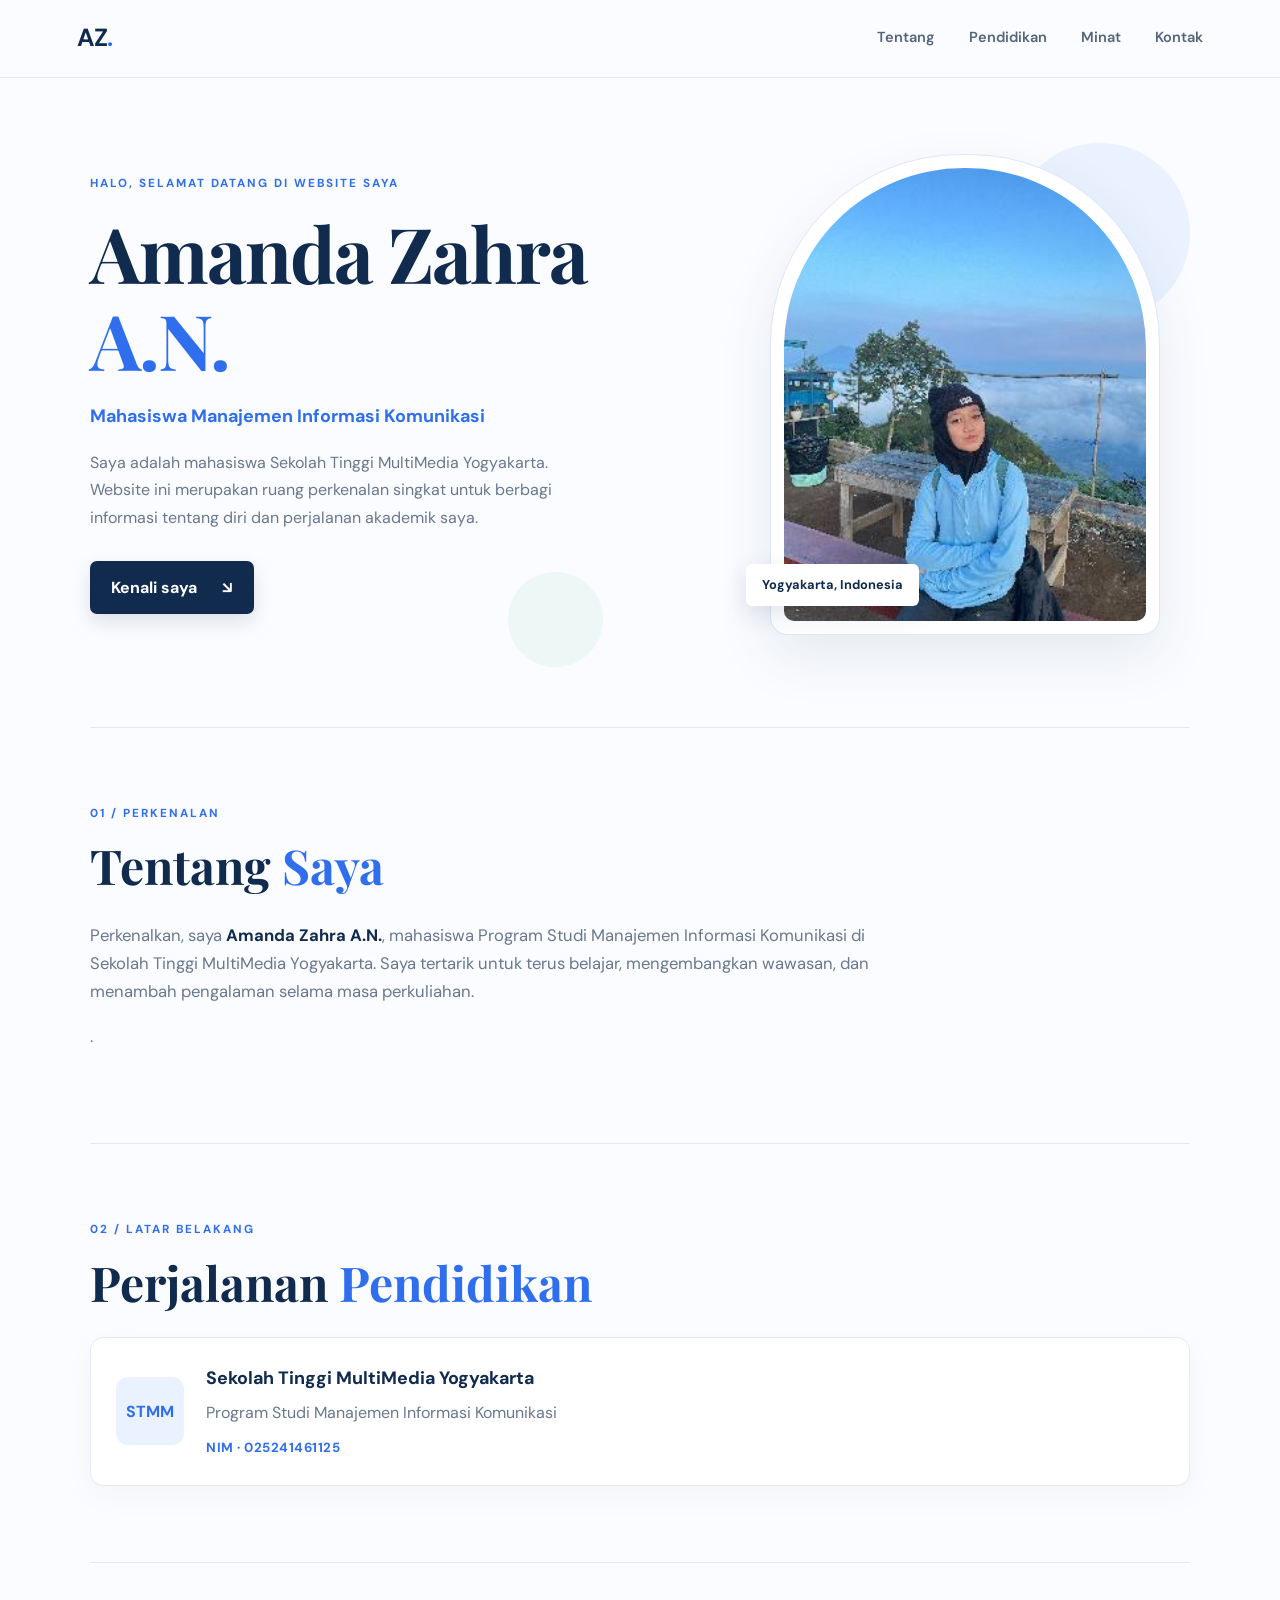
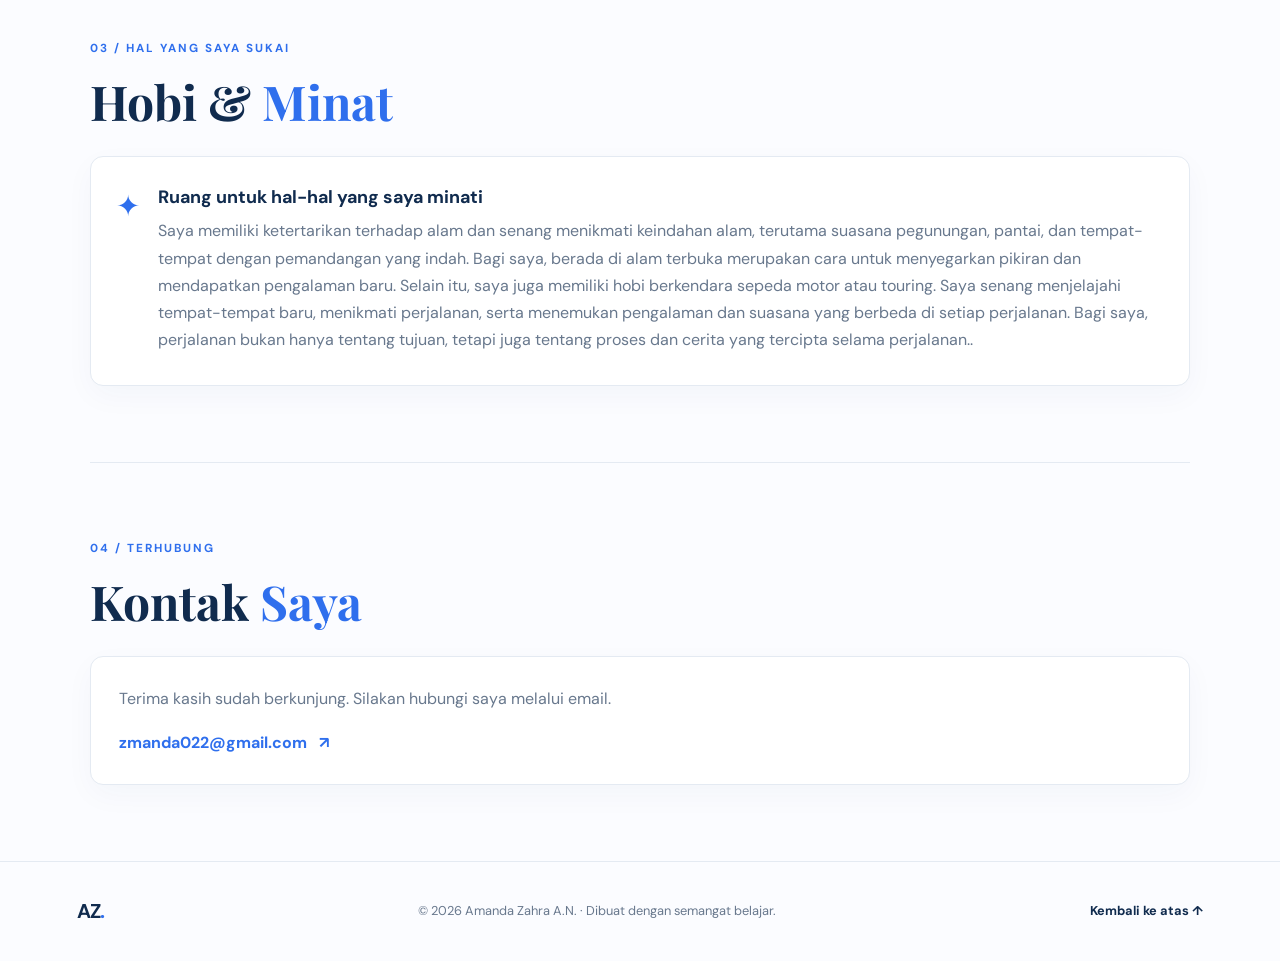
<file: index.html>
<!DOCTYPE html>
<html lang="id">
<head>
  <meta charset="UTF-8">
  <meta name="viewport" content="width=device-width, initial-scale=1.0">
  <meta name="description" content="Website profil pribadi Amanda Zahra A.N., mahasiswa Manajemen Informasi Komunikasi.">
  <meta name="theme-color" content="#102b4e">
  <title>Amanda Zahra A.N. | Profil Pribadi</title>
  <link rel="preconnect" href="https://fonts.googleapis.com">
  <link rel="preconnect" href="https://fonts.gstatic.com" crossorigin>
  <link href="https://fonts.googleapis.com/css2?family=DM+Sans:wght@400;500;600;700&family=Playfair+Display:wght@600;700&display=swap" rel="stylesheet">
  <link rel="stylesheet" href="style.css">
</head>
<body>
  <header class="site-header">
    <a class="brand" href="#beranda" aria-label="Amanda, kembali ke beranda">AZ<span>.</span></a>
    <nav aria-label="Navigasi utama">
      <a href="#tentang">Tentang</a>
      <a href="#pendidikan">Pendidikan</a>
      <a href="#minat">Minat</a>
      <a href="#kontak">Kontak</a>
    </nav>
  </header>

  <main>
    <section class="hero section-wrap" id="beranda">
      <div class="hero-copy">
        <p class="eyebrow">HALO, SELAMAT DATANG DI WEBSITE SAYA</p>
        <h1>Amanda Zahra <span>A.N.</span></h1>
        <p class="hero-role">Mahasiswa Manajemen Informasi Komunikasi</p>
        <p class="hero-intro">Saya adalah mahasiswa Sekolah Tinggi MultiMedia Yogyakarta. Website ini merupakan ruang perkenalan singkat untuk berbagi informasi tentang diri dan perjalanan akademik saya.</p>
        <a class="button" href="#tentang">Kenali saya <span aria-hidden="true">↘</span></a>
      </div>
      <div class="portrait-frame">
        <img src="assets/amanda.jpg" alt="Foto profil Amanda Zahra A.N.">
        <div class="portrait-caption">Yogyakarta, Indonesia</div>
      </div>
      <span class="decor decor-one" aria-hidden="true"></span>
      <span class="decor decor-two" aria-hidden="true"></span>
    </section>

    <section class="about section-wrap" id="tentang">
      <div class="section-heading">
        <p class="eyebrow">01 / PERKENALAN</p>
        <h2>Tentang <span>Saya</span></h2>
      </div>
      <div class="about-content">
        <p>Perkenalkan, saya <strong>Amanda Zahra A.N.</strong>, mahasiswa Program Studi Manajemen Informasi Komunikasi di Sekolah Tinggi MultiMedia Yogyakarta. Saya tertarik untuk terus belajar, mengembangkan wawasan, dan menambah pengalaman selama masa perkuliahan.</p>
        <p>.</p>
      </div>
    </section>

    <section class="education section-wrap" id="pendidikan">
      <div class="section-heading">
        <p class="eyebrow">02 / LATAR BELAKANG</p>
        <h2>Perjalanan <span>Pendidikan</span></h2>
      </div>
      <article class="education-card">
        <div class="education-mark">STMM</div>
        <div>
          <h3>Sekolah Tinggi MultiMedia Yogyakarta</h3>
          <p>Program Studi Manajemen Informasi Komunikasi</p>
          <span class="student-id">NIM · 025241461125</span>
        </div>
      </article>
    </section>

    <section class="interests section-wrap" id="minat">
      <div class="section-heading">
        <p class="eyebrow">03 / HAL YANG SAYA SUKAI</p>
        <h2>Hobi &amp; <span>Minat</span></h2>
      </div>
      <div class="interest-note">
        <span class="interest-icon" aria-hidden="true">✦</span>
        <div>
          <h3>Ruang untuk hal-hal yang saya minati</h3>
          <p>Saya memiliki ketertarikan terhadap alam dan senang menikmati keindahan alam, terutama suasana pegunungan, pantai, dan tempat-tempat dengan pemandangan yang indah. Bagi saya, berada di alam terbuka merupakan cara untuk menyegarkan pikiran dan mendapatkan pengalaman baru.

Selain itu, saya juga memiliki hobi berkendara sepeda motor atau touring. Saya senang menjelajahi tempat-tempat baru, menikmati perjalanan, serta menemukan pengalaman dan suasana yang berbeda di setiap perjalanan. Bagi saya, perjalanan bukan hanya tentang tujuan, tetapi juga tentang proses dan cerita yang tercipta selama perjalanan..</p>
        </div>
      </div>
    </section>

    <section class="contact section-wrap" id="kontak">
      <div class="section-heading">
        <p class="eyebrow">04 / TERHUBUNG</p>
        <h2>Kontak <span>Saya</span></h2>
      </div>
      <div class="contact-card">
        <p>Terima kasih sudah berkunjung. Silakan hubungi saya melalui email.</p>
        <a class="email-link" href="mailto:zmanda022@gmail.com">zmanda022@gmail.com <span aria-hidden="true">↗</span></a>
      </div>
    </section>
  </main>

  <footer>
    <a class="brand footer-brand" href="#beranda">AZ<span>.</span></a>
    <p>© <span id="year"></span> Amanda Zahra A.N. · Dibuat dengan semangat belajar.</p>
    <a href="#beranda" class="back-top">Kembali ke atas ↑</a>
  </footer>
  <script src="script.js"></script>
</body>
</html>
</file>
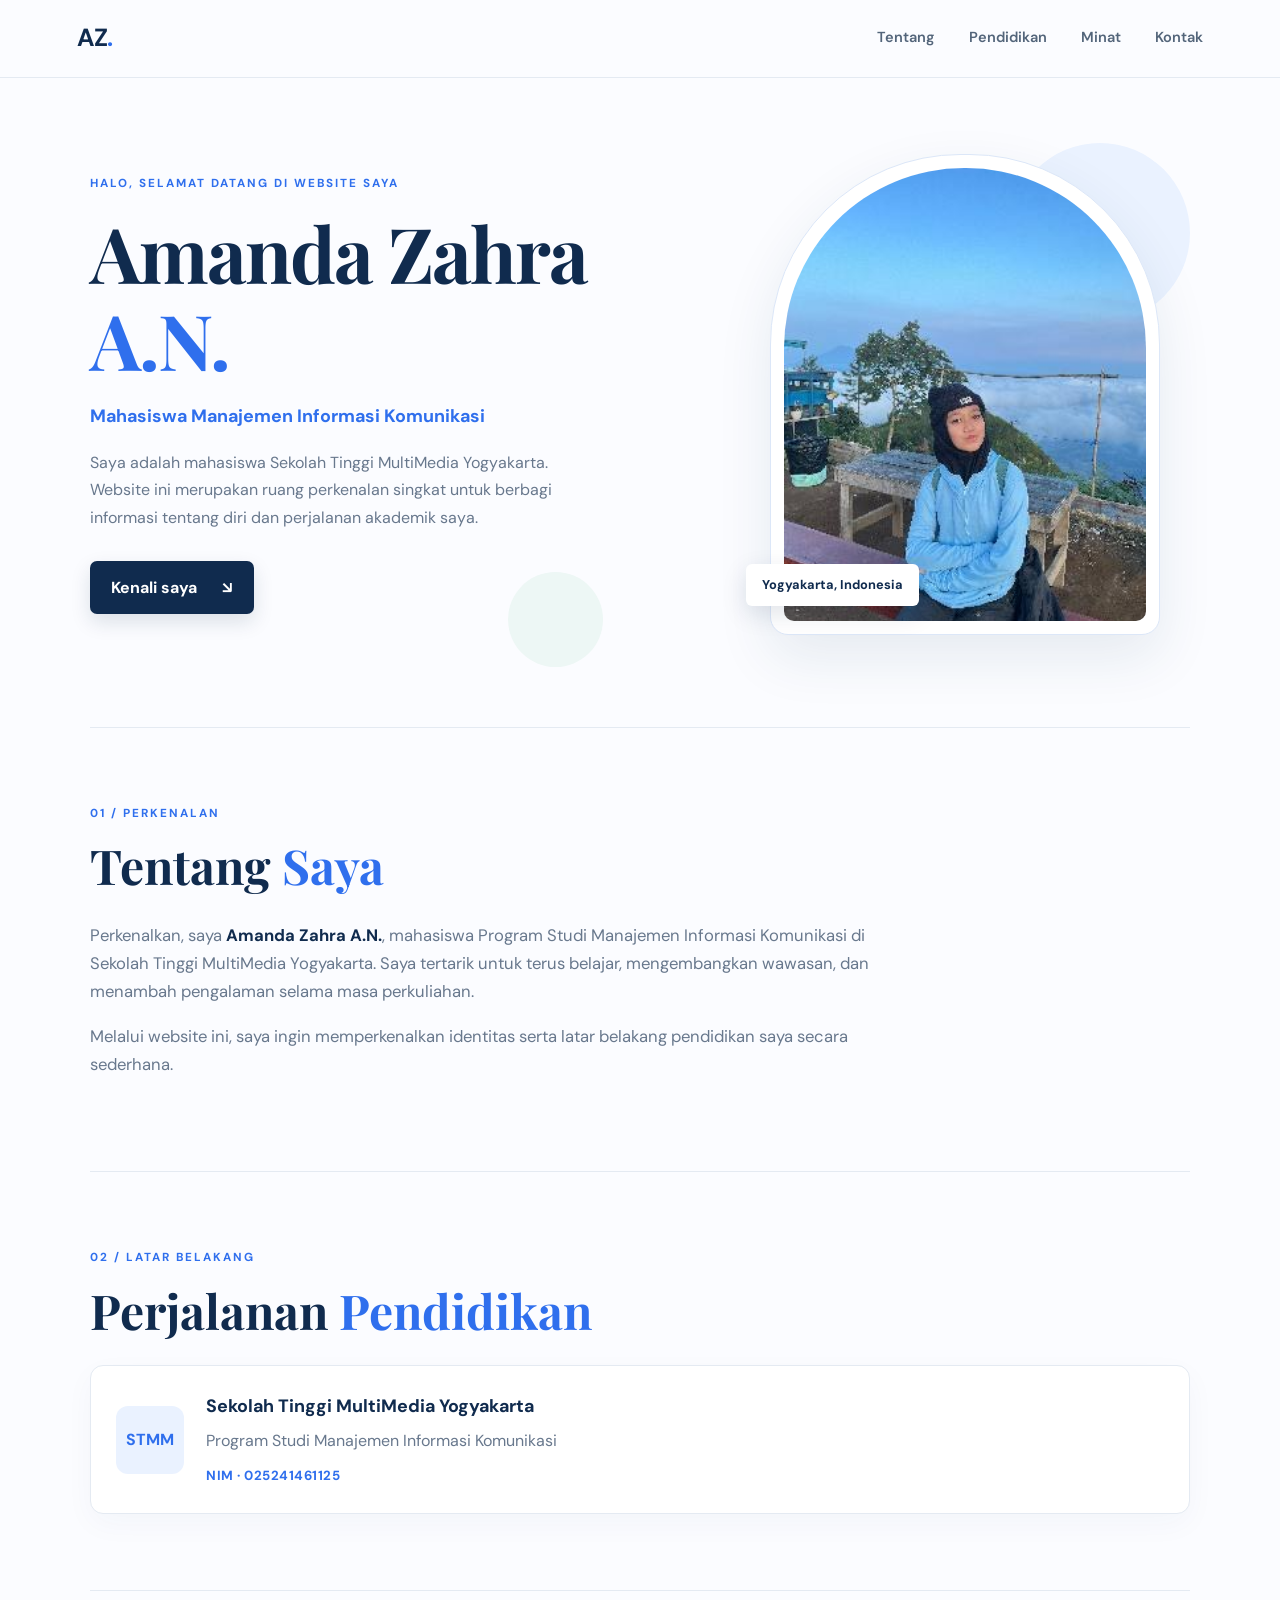
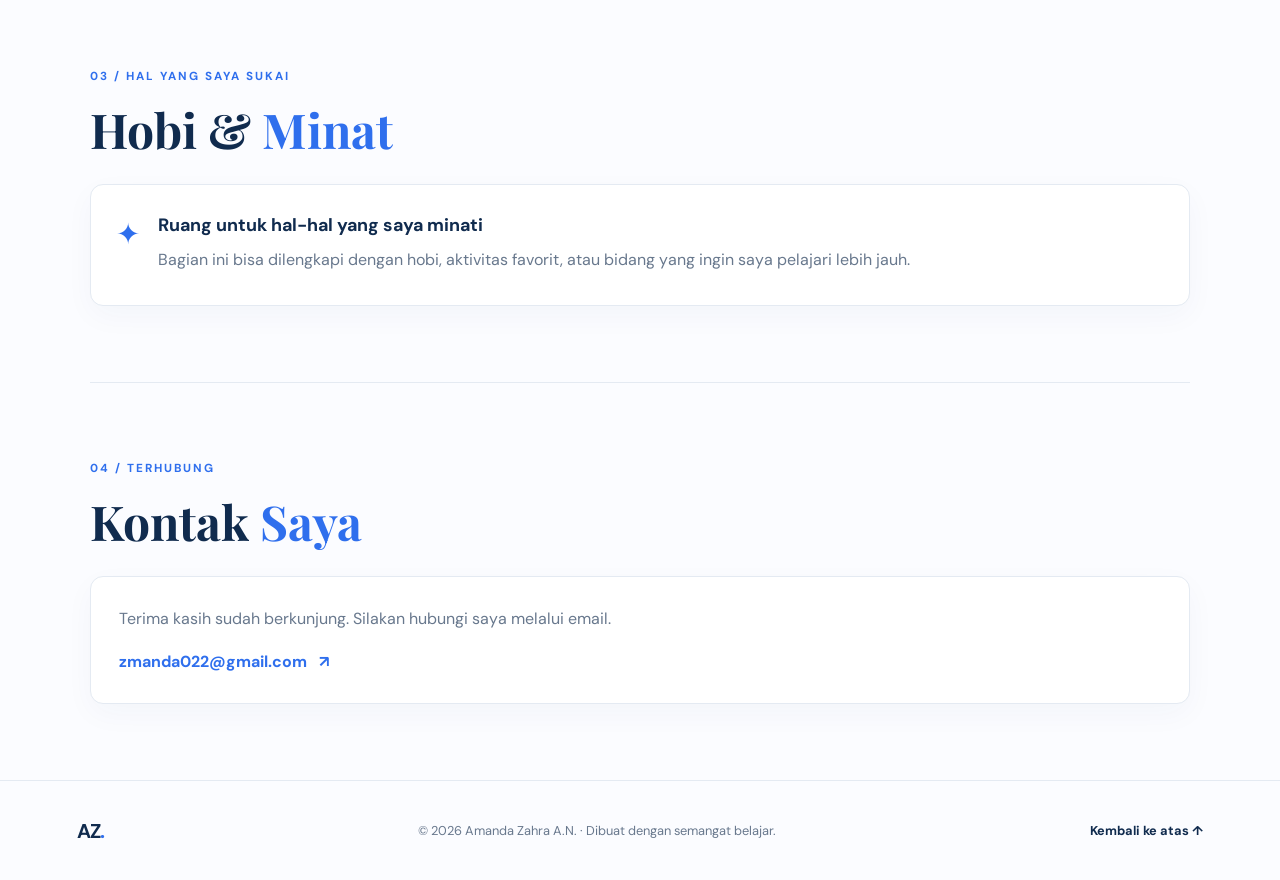
<file: amanda-portfolio/index.html>
<!DOCTYPE html>
<html lang="id">
<head>
  <meta charset="UTF-8">
  <meta name="viewport" content="width=device-width, initial-scale=1.0">
  <meta name="description" content="Website profil pribadi Amanda Zahra A.N., mahasiswa Manajemen Informasi Komunikasi.">
  <meta name="theme-color" content="#102b4e">
  <title>Amanda Zahra A.N. | Profil Pribadi</title>
  <link rel="preconnect" href="https://fonts.googleapis.com">
  <link rel="preconnect" href="https://fonts.gstatic.com" crossorigin>
  <link href="https://fonts.googleapis.com/css2?family=DM+Sans:wght@400;500;600;700&family=Playfair+Display:wght@600;700&display=swap" rel="stylesheet">
  <link rel="stylesheet" href="style.css">
</head>
<body>
  <header class="site-header">
    <a class="brand" href="#beranda" aria-label="Amanda, kembali ke beranda">AZ<span>.</span></a>
    <nav aria-label="Navigasi utama">
      <a href="#tentang">Tentang</a>
      <a href="#pendidikan">Pendidikan</a>
      <a href="#minat">Minat</a>
      <a href="#kontak">Kontak</a>
    </nav>
  </header>

  <main>
    <section class="hero section-wrap" id="beranda">
      <div class="hero-copy">
        <p class="eyebrow">HALO, SELAMAT DATANG DI WEBSITE SAYA</p>
        <h1>Amanda Zahra <span>A.N.</span></h1>
        <p class="hero-role">Mahasiswa Manajemen Informasi Komunikasi</p>
        <p class="hero-intro">Saya adalah mahasiswa Sekolah Tinggi MultiMedia Yogyakarta. Website ini merupakan ruang perkenalan singkat untuk berbagi informasi tentang diri dan perjalanan akademik saya.</p>
        <a class="button" href="#tentang">Kenali saya <span aria-hidden="true">↘</span></a>
      </div>
      <div class="portrait-frame">
        <img src="assets/amanda.jpg" alt="Foto profil Amanda Zahra A.N.">
        <div class="portrait-caption">Yogyakarta, Indonesia</div>
      </div>
      <span class="decor decor-one" aria-hidden="true"></span>
      <span class="decor decor-two" aria-hidden="true"></span>
    </section>

    <section class="about section-wrap" id="tentang">
      <div class="section-heading">
        <p class="eyebrow">01 / PERKENALAN</p>
        <h2>Tentang <span>Saya</span></h2>
      </div>
      <div class="about-content">
        <p>Perkenalkan, saya <strong>Amanda Zahra A.N.</strong>, mahasiswa Program Studi Manajemen Informasi Komunikasi di Sekolah Tinggi MultiMedia Yogyakarta. Saya tertarik untuk terus belajar, mengembangkan wawasan, dan menambah pengalaman selama masa perkuliahan.</p>
        <p>Melalui website ini, saya ingin memperkenalkan identitas serta latar belakang pendidikan saya secara sederhana.</p>
      </div>
    </section>

    <section class="education section-wrap" id="pendidikan">
      <div class="section-heading">
        <p class="eyebrow">02 / LATAR BELAKANG</p>
        <h2>Perjalanan <span>Pendidikan</span></h2>
      </div>
      <article class="education-card">
        <div class="education-mark">STMM</div>
        <div>
          <h3>Sekolah Tinggi MultiMedia Yogyakarta</h3>
          <p>Program Studi Manajemen Informasi Komunikasi</p>
          <span class="student-id">NIM · 025241461125</span>
        </div>
      </article>
    </section>

    <section class="interests section-wrap" id="minat">
      <div class="section-heading">
        <p class="eyebrow">03 / HAL YANG SAYA SUKAI</p>
        <h2>Hobi &amp; <span>Minat</span></h2>
      </div>
      <div class="interest-note">
        <span class="interest-icon" aria-hidden="true">✦</span>
        <div>
          <h3>Ruang untuk hal-hal yang saya minati</h3>
          <p>Bagian ini bisa dilengkapi dengan hobi, aktivitas favorit, atau bidang yang ingin saya pelajari lebih jauh.</p>
        </div>
      </div>
    </section>

    <section class="contact section-wrap" id="kontak">
      <div class="section-heading">
        <p class="eyebrow">04 / TERHUBUNG</p>
        <h2>Kontak <span>Saya</span></h2>
      </div>
      <div class="contact-card">
        <p>Terima kasih sudah berkunjung. Silakan hubungi saya melalui email.</p>
        <a class="email-link" href="mailto:zmanda022@gmail.com">zmanda022@gmail.com <span aria-hidden="true">↗</span></a>
      </div>
    </section>
  </main>

  <footer>
    <a class="brand footer-brand" href="#beranda">AZ<span>.</span></a>
    <p>© <span id="year"></span> Amanda Zahra A.N. · Dibuat dengan semangat belajar.</p>
    <a href="#beranda" class="back-top">Kembali ke atas ↑</a>
  </footer>
  <script src="script.js"></script>
</body>
</html>
</file>
<file: style.css>
:root {
  --navy: #102b4e;
  --blue: #2f6fed;
  --sky: #eaf2ff;
  --ink: #24364b;
  --muted: #68788d;
  --paper: #fbfcff;
  --line: #e4eaf2;
}
* { box-sizing: border-box; }
html { scroll-behavior: smooth; }
body {
  margin: 0; background: var(--paper); color: var(--ink);
  font-family: "DM Sans", Arial, sans-serif; line-height: 1.7;
}
a { color: inherit; text-decoration: none; }
.site-header {
  height: 78px; padding: 0 max(6vw, calc((100vw - 1160px) / 2));
  display: flex; align-items: center; justify-content: space-between;
  background: rgba(251,252,255,.92); border-bottom: 1px solid var(--line);
  position: sticky; top: 0; z-index: 10; backdrop-filter: blur(12px);
}
.brand { font-weight: 700; font-size: 1.55rem; letter-spacing: -1px; color: var(--navy); }
.brand span, h1 span, h2 span { color: var(--blue); }
nav { display: flex; gap: clamp(14px, 3vw, 34px); }
nav a { font-size: .91rem; font-weight: 600; color: #53657a; }
nav a:hover, .back-top:hover { color: var(--blue); }
.section-wrap { width: min(1100px, 88%); margin-inline: auto; }
.hero {
  min-height: 630px; display: grid; grid-template-columns: 1.12fr .88fr;
  align-items: center; gap: 7%; padding-block: 76px 92px; position: relative;
}
.hero-copy { position: relative; z-index: 1; }
.eyebrow { color: var(--blue); font-size: .73rem; font-weight: 700; letter-spacing: 2px; margin: 0 0 15px; }
h1, h2 { font-family: "Playfair Display", Georgia, serif; color: var(--navy); line-height: 1.13; }
h1 { font-size: clamp(3rem, 6vw, 5.1rem); letter-spacing: -2px; margin: 0 0 18px; }
.hero-role { color: var(--blue); font-size: 1.12rem; font-weight: 700; margin: 0 0 18px; }
.hero-intro { max-width: 520px; color: var(--muted); margin-bottom: 30px; }
.button {
  display: inline-flex; align-items: center; gap: 25px; padding: 13px 21px;
  color: white; background: var(--navy); border-radius: 7px; font-weight: 700;
  box-shadow: 0 8px 20px #102b4e22; transition: transform .2s, background .2s;
}
.button:hover { background: var(--blue); transform: translateY(-2px); }
.portrait-frame {
  width: min(100%, 390px); justify-self: center; position: relative;
  padding: 13px; border: 1px solid #dce7f8; border-radius: 190px 190px 18px 18px;
  background: white; box-shadow: 0 22px 55px #183b6418;
}
.portrait-frame img {
  width: 100%; aspect-ratio: 4 / 5; object-fit: cover;
  border-radius: 180px 180px 10px 10px; display: block;
}
.portrait-caption {
  position: absolute; bottom: 28px; left: -25px; padding: 10px 16px;
  background: white; color: var(--navy); border-radius: 6px;
  font-size: .8rem; font-weight: 700; box-shadow: 0 8px 25px #102b4e20;
}
.decor { position: absolute; border-radius: 50%; background: var(--sky); z-index: -1; }
.decor-one { width: 180px; height: 180px; right: 0; top: 65px; }
.decor-two { width: 95px; height: 95px; left: 38%; bottom: 60px; background: #edf7f5; }
section:not(.hero) { padding-block: 76px; border-top: 1px solid var(--line); }
.section-heading { margin-bottom: 28px; }
h2 { font-size: clamp(2.1rem, 4vw, 3rem); margin: 0; }
.about-content { max-width: 780px; color: var(--muted); font-size: 1.04rem; }
.about-content strong { color: var(--navy); }
.education-card, .interest-note, .contact-card {
  border: 1px solid var(--line); border-radius: 13px; background: white;
  box-shadow: 0 10px 30px #183b6409;
}
.education-card { display: flex; align-items: center; gap: 22px; padding: 25px; }
.education-mark {
  width: 68px; height: 68px; flex: 0 0 68px; display: grid; place-items: center;
  background: var(--sky); color: var(--blue); border-radius: 12px; font-weight: 700;
}
h3 { color: var(--navy); margin: 0 0 5px; font-size: 1.12rem; }
.education-card p, .interest-note p { margin: 0 0 7px; color: var(--muted); }
.student-id { color: var(--blue); font-size: .83rem; font-weight: 700; letter-spacing: .5px; }
.interest-note { display: flex; gap: 18px; align-items: flex-start; padding: 25px; }
.interest-icon { color: var(--blue); font-size: 1.8rem; }
.contact-card { padding: 28px; }
.contact-card p { color: var(--muted); margin-top: 0; }
.email-link { display: inline-flex; gap: 12px; color: var(--blue); font-weight: 700; overflow-wrap: anywhere; }
footer {
  min-height: 100px; border-top: 1px solid var(--line); padding: 22px 6%;
  display: flex; align-items: center; justify-content: space-between; gap: 18px;
  color: var(--muted); font-size: .8rem;
}
footer p { text-align: center; }
.footer-brand { font-size: 1.25rem; }
.back-top { color: var(--navy); font-weight: 700; white-space: nowrap; }
@media (max-width: 720px) {
  .site-header { height: auto; min-height: 70px; padding: 14px 6%; align-items: flex-start; gap: 14px; }
  nav { justify-content: flex-end; flex-wrap: wrap; gap: 8px 15px; padding-top: 7px; }
  nav a { font-size: .78rem; }
  .hero { grid-template-columns: 1fr; padding-block: 65px 75px; gap: 42px; }
  .hero-copy { text-align: center; }
  .hero-intro { margin-inline: auto; }
  .portrait-frame { width: min(78%, 330px); }
  .decor-one { right: 4%; top: 46%; }
  .decor-two { left: 8%; bottom: 30px; }
  section:not(.hero) { padding-block: 55px; }
  footer { flex-wrap: wrap; justify-content: center; text-align: center; }
  footer p { order: 3; flex-basis: 100%; margin: 0; }
}
</file>
<file: amanda-portfolio/style.css>
:root {
  --navy: #102b4e;
  --blue: #2f6fed;
  --sky: #eaf2ff;
  --ink: #24364b;
  --muted: #68788d;
  --paper: #fbfcff;
  --line: #e4eaf2;
}
* { box-sizing: border-box; }
html { scroll-behavior: smooth; }
body {
  margin: 0; background: var(--paper); color: var(--ink);
  font-family: "DM Sans", Arial, sans-serif; line-height: 1.7;
}
a { color: inherit; text-decoration: none; }
.site-header {
  height: 78px; padding: 0 max(6vw, calc((100vw - 1160px) / 2));
  display: flex; align-items: center; justify-content: space-between;
  background: rgba(251,252,255,.92); border-bottom: 1px solid var(--line);
  position: sticky; top: 0; z-index: 10; backdrop-filter: blur(12px);
}
.brand { font-weight: 700; font-size: 1.55rem; letter-spacing: -1px; color: var(--navy); }
.brand span, h1 span, h2 span { color: var(--blue); }
nav { display: flex; gap: clamp(14px, 3vw, 34px); }
nav a { font-size: .91rem; font-weight: 600; color: #53657a; }
nav a:hover, .back-top:hover { color: var(--blue); }
.section-wrap { width: min(1100px, 88%); margin-inline: auto; }
.hero {
  min-height: 630px; display: grid; grid-template-columns: 1.12fr .88fr;
  align-items: center; gap: 7%; padding-block: 76px 92px; position: relative;
}
.hero-copy { position: relative; z-index: 1; }
.eyebrow { color: var(--blue); font-size: .73rem; font-weight: 700; letter-spacing: 2px; margin: 0 0 15px; }
h1, h2 { font-family: "Playfair Display", Georgia, serif; color: var(--navy); line-height: 1.13; }
h1 { font-size: clamp(3rem, 6vw, 5.1rem); letter-spacing: -2px; margin: 0 0 18px; }
.hero-role { color: var(--blue); font-size: 1.12rem; font-weight: 700; margin: 0 0 18px; }
.hero-intro { max-width: 520px; color: var(--muted); margin-bottom: 30px; }
.button {
  display: inline-flex; align-items: center; gap: 25px; padding: 13px 21px;
  color: white; background: var(--navy); border-radius: 7px; font-weight: 700;
  box-shadow: 0 8px 20px #102b4e22; transition: transform .2s, background .2s;
}
.button:hover { background: var(--blue); transform: translateY(-2px); }
.portrait-frame {
  width: min(100%, 390px); justify-self: center; position: relative;
  padding: 13px; border: 1px solid #dce7f8; border-radius: 190px 190px 18px 18px;
  background: white; box-shadow: 0 22px 55px #183b6418;
}
.portrait-frame img {
  width: 100%; aspect-ratio: 4 / 5; object-fit: cover;
  border-radius: 180px 180px 10px 10px; display: block;
}
.portrait-caption {
  position: absolute; bottom: 28px; left: -25px; padding: 10px 16px;
  background: white; color: var(--navy); border-radius: 6px;
  font-size: .8rem; font-weight: 700; box-shadow: 0 8px 25px #102b4e20;
}
.decor { position: absolute; border-radius: 50%; background: var(--sky); z-index: -1; }
.decor-one { width: 180px; height: 180px; right: 0; top: 65px; }
.decor-two { width: 95px; height: 95px; left: 38%; bottom: 60px; background: #edf7f5; }
section:not(.hero) { padding-block: 76px; border-top: 1px solid var(--line); }
.section-heading { margin-bottom: 28px; }
h2 { font-size: clamp(2.1rem, 4vw, 3rem); margin: 0; }
.about-content { max-width: 780px; color: var(--muted); font-size: 1.04rem; }
.about-content strong { color: var(--navy); }
.education-card, .interest-note, .contact-card {
  border: 1px solid var(--line); border-radius: 13px; background: white;
  box-shadow: 0 10px 30px #183b6409;
}
.education-card { display: flex; align-items: center; gap: 22px; padding: 25px; }
.education-mark {
  width: 68px; height: 68px; flex: 0 0 68px; display: grid; place-items: center;
  background: var(--sky); color: var(--blue); border-radius: 12px; font-weight: 700;
}
h3 { color: var(--navy); margin: 0 0 5px; font-size: 1.12rem; }
.education-card p, .interest-note p { margin: 0 0 7px; color: var(--muted); }
.student-id { color: var(--blue); font-size: .83rem; font-weight: 700; letter-spacing: .5px; }
.interest-note { display: flex; gap: 18px; align-items: flex-start; padding: 25px; }
.interest-icon { color: var(--blue); font-size: 1.8rem; }
.contact-card { padding: 28px; }
.contact-card p { color: var(--muted); margin-top: 0; }
.email-link { display: inline-flex; gap: 12px; color: var(--blue); font-weight: 700; overflow-wrap: anywhere; }
footer {
  min-height: 100px; border-top: 1px solid var(--line); padding: 22px 6%;
  display: flex; align-items: center; justify-content: space-between; gap: 18px;
  color: var(--muted); font-size: .8rem;
}
footer p { text-align: center; }
.footer-brand { font-size: 1.25rem; }
.back-top { color: var(--navy); font-weight: 700; white-space: nowrap; }
@media (max-width: 720px) {
  .site-header { height: auto; min-height: 70px; padding: 14px 6%; align-items: flex-start; gap: 14px; }
  nav { justify-content: flex-end; flex-wrap: wrap; gap: 8px 15px; padding-top: 7px; }
  nav a { font-size: .78rem; }
  .hero { grid-template-columns: 1fr; padding-block: 65px 75px; gap: 42px; }
  .hero-copy { text-align: center; }
  .hero-intro { margin-inline: auto; }
  .portrait-frame { width: min(78%, 330px); }
  .decor-one { right: 4%; top: 46%; }
  .decor-two { left: 8%; bottom: 30px; }
  section:not(.hero) { padding-block: 55px; }
  footer { flex-wrap: wrap; justify-content: center; text-align: center; }
  footer p { order: 3; flex-basis: 100%; margin: 0; }
}
</file>
